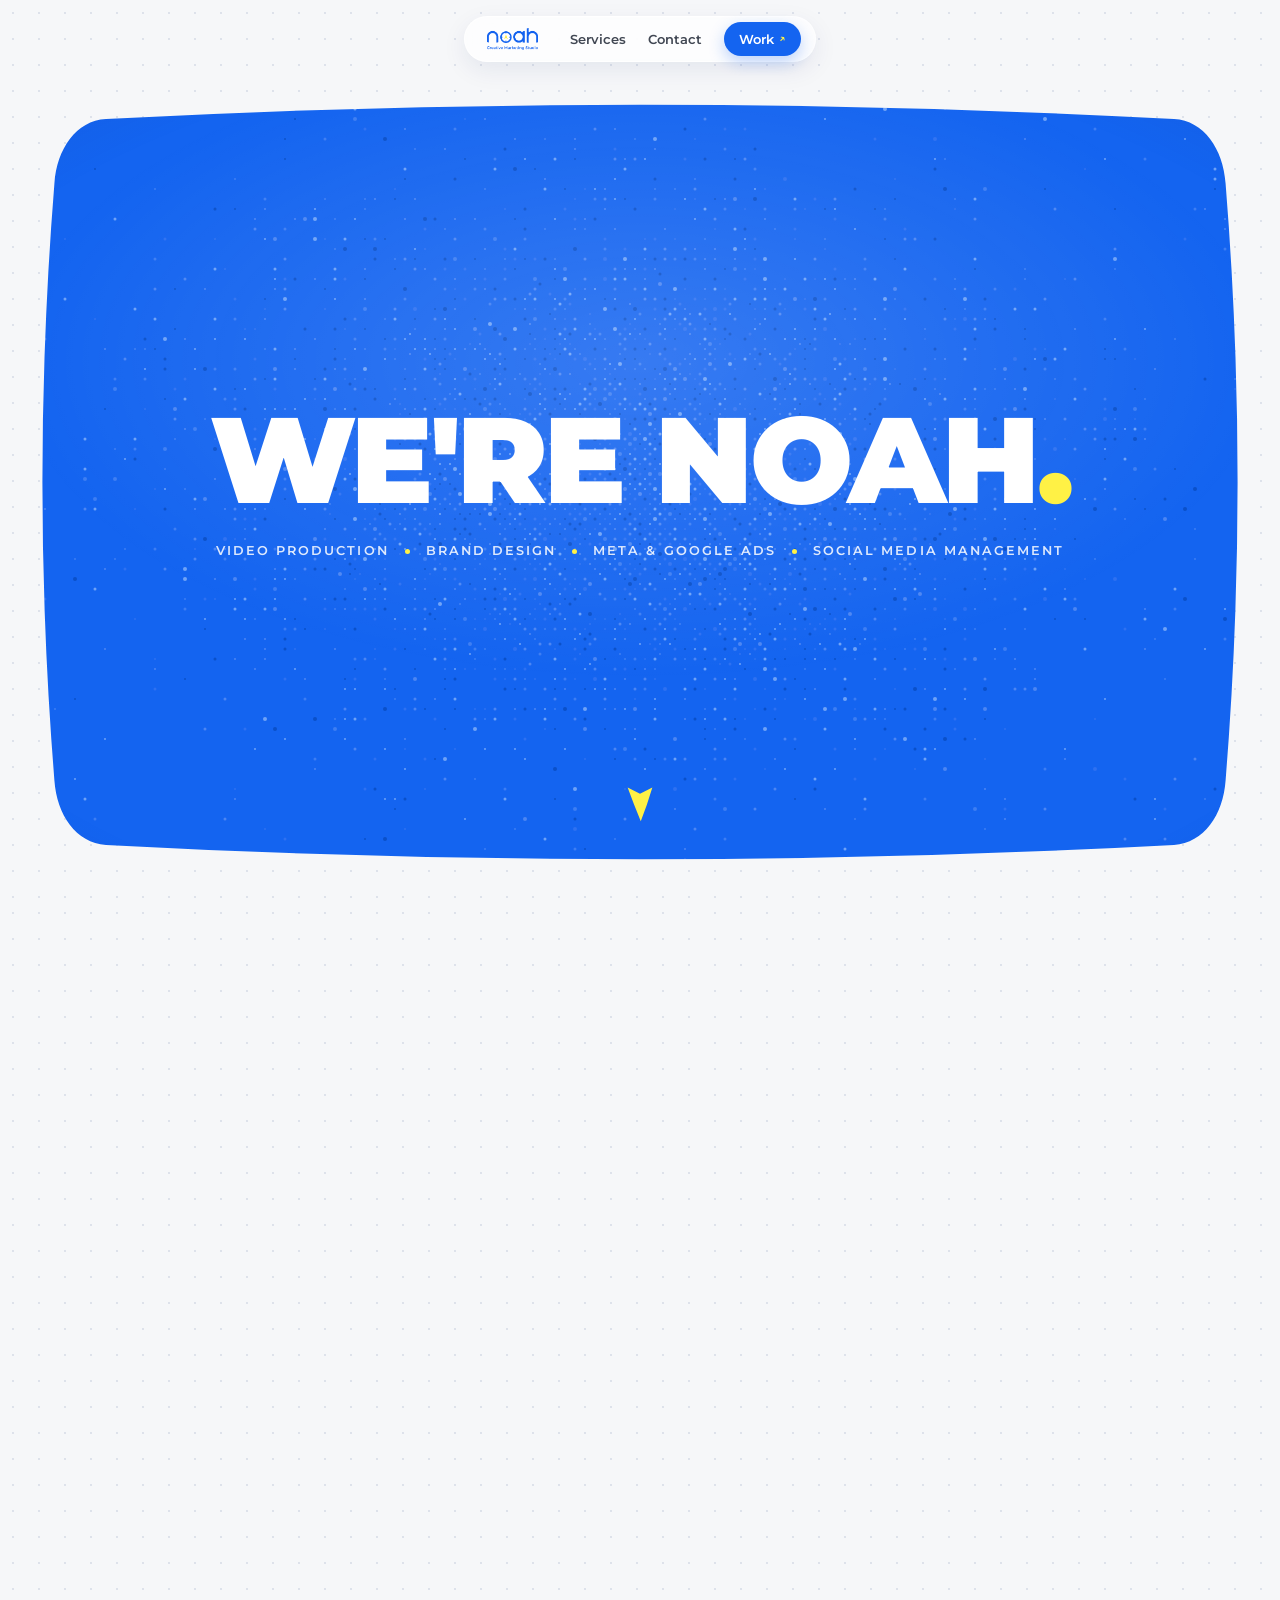
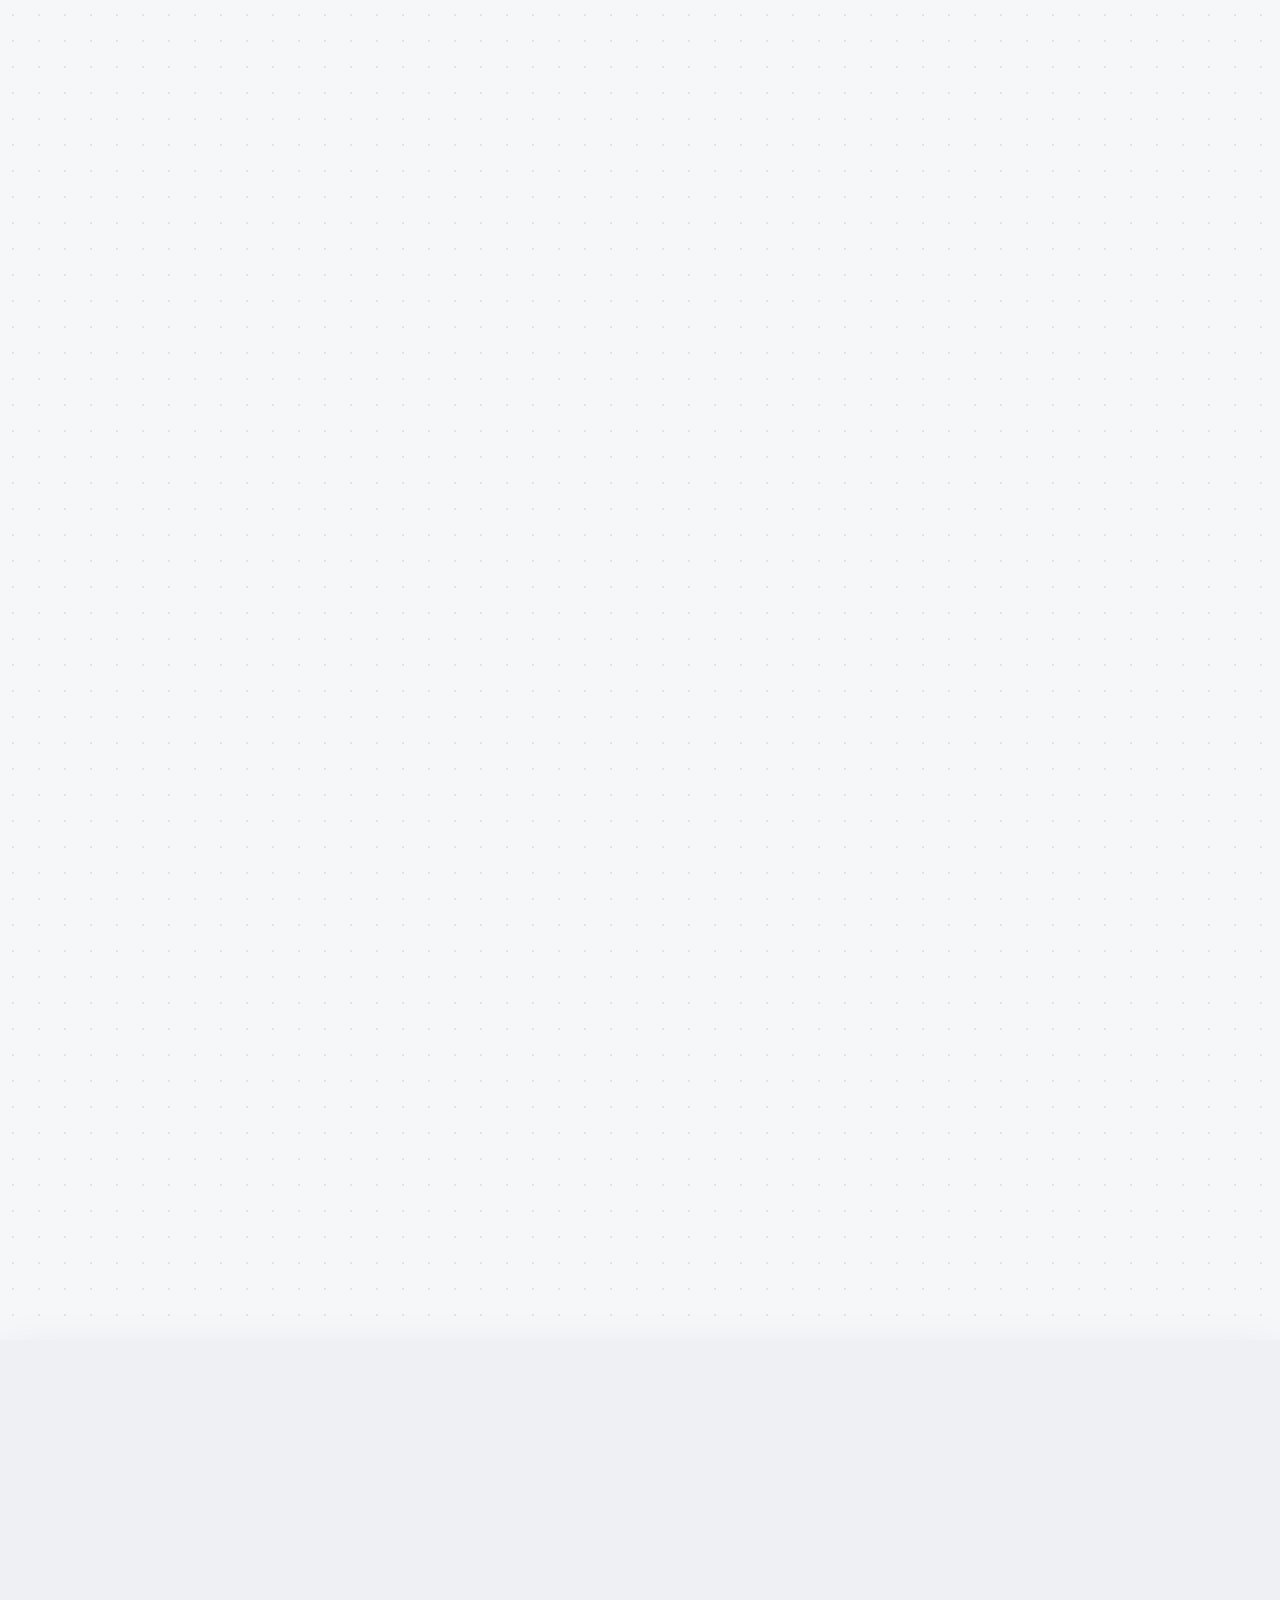
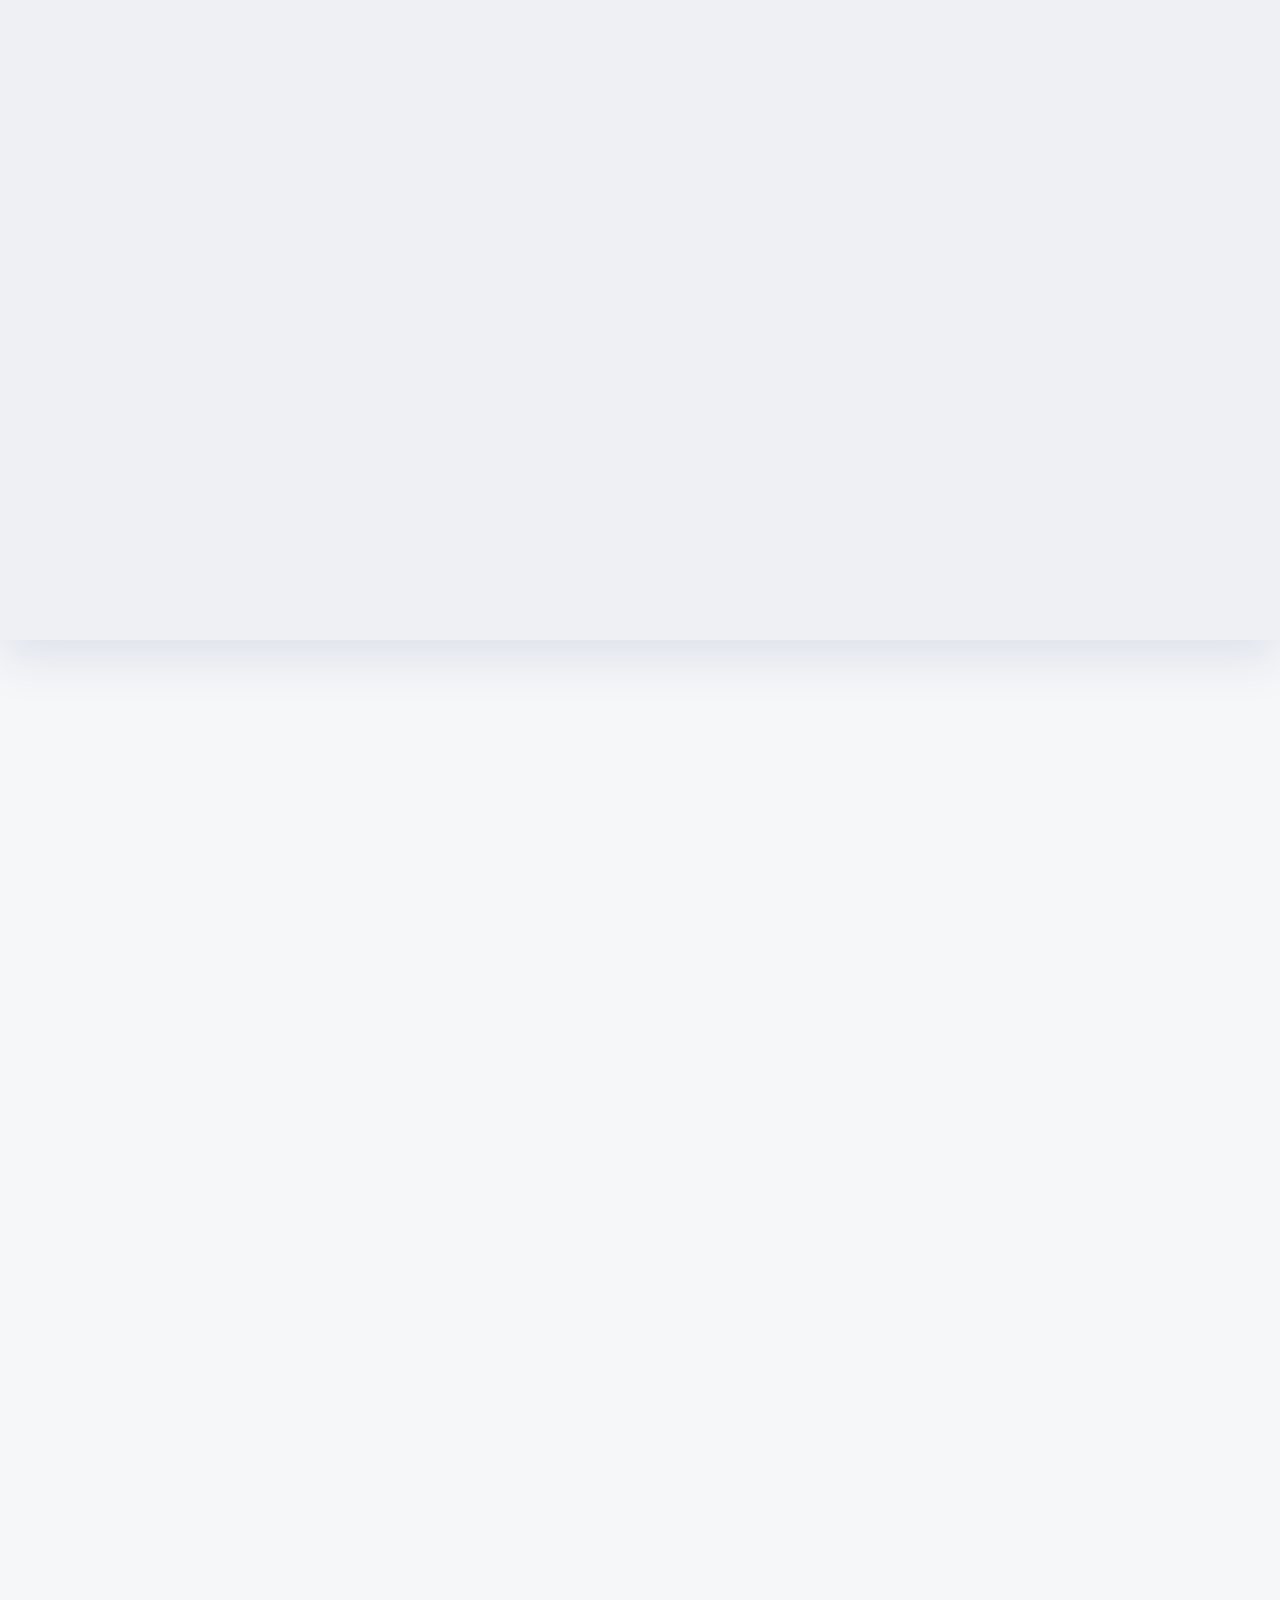
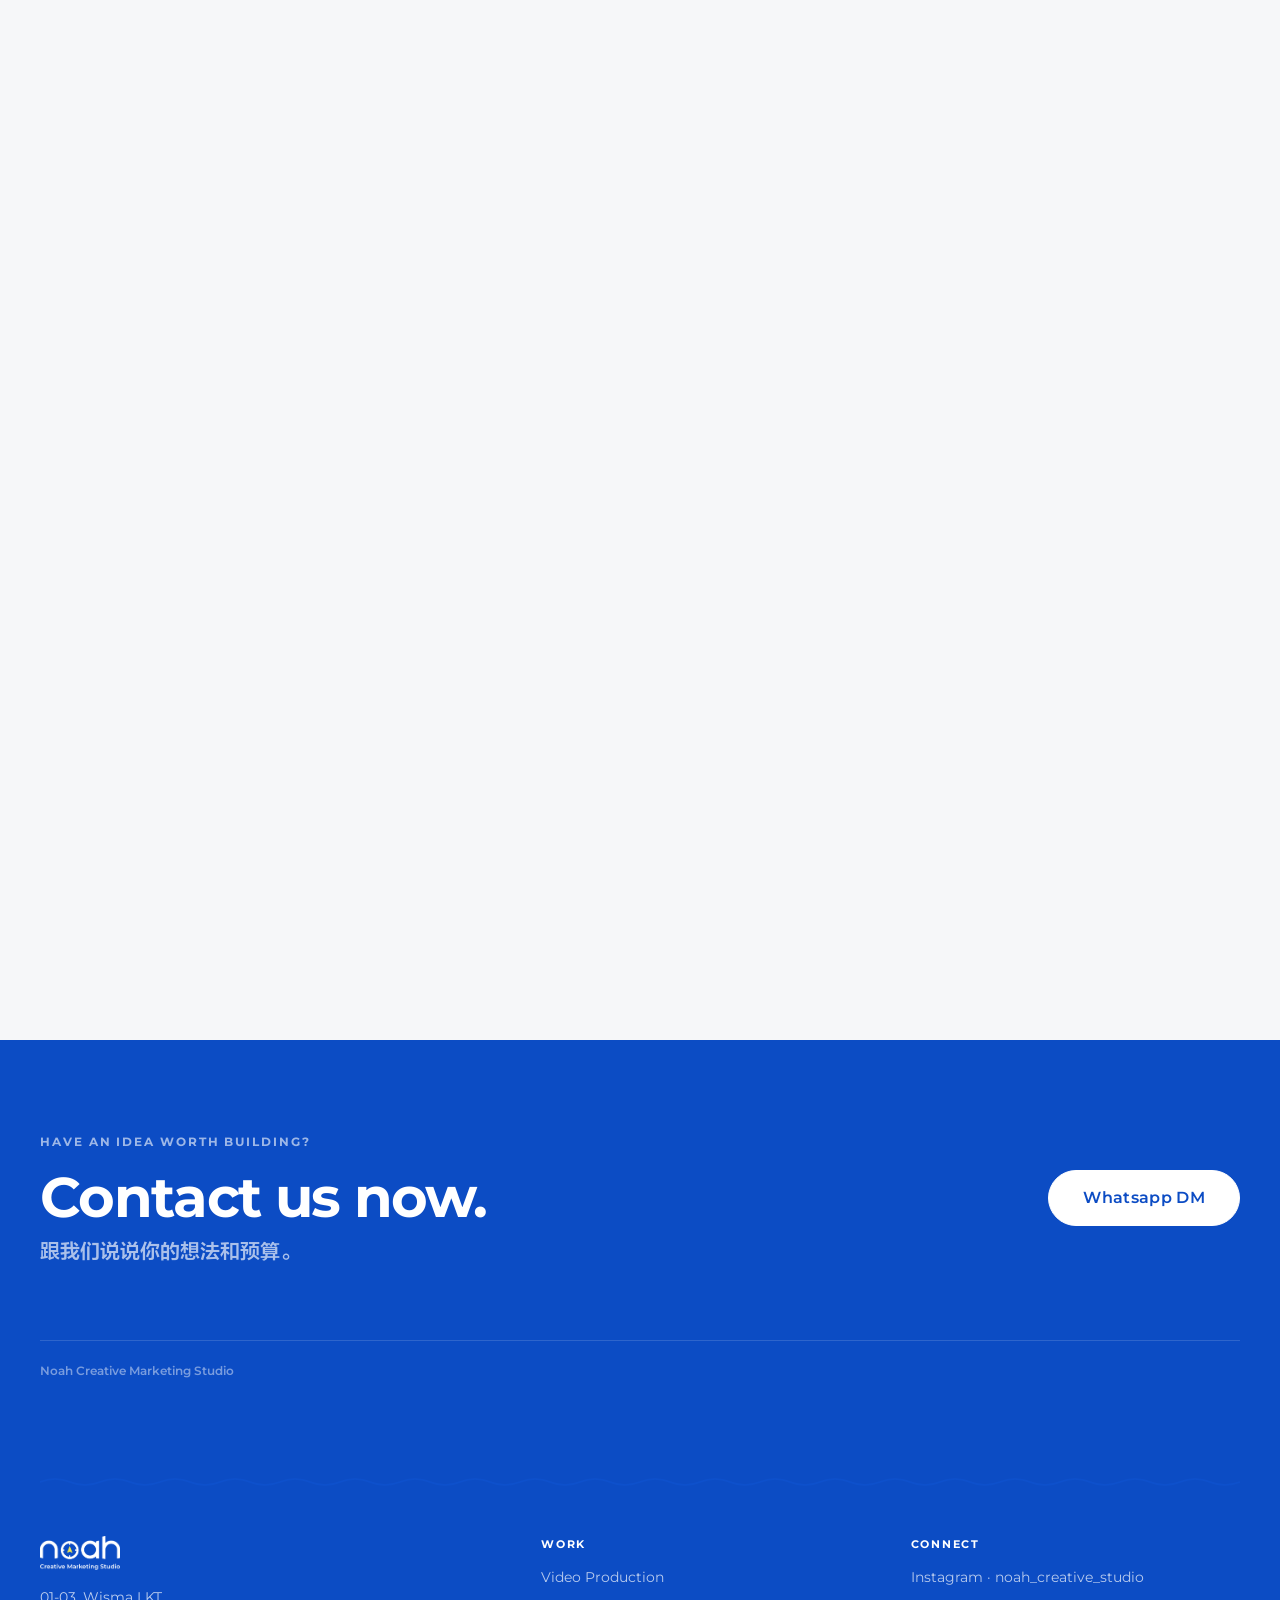
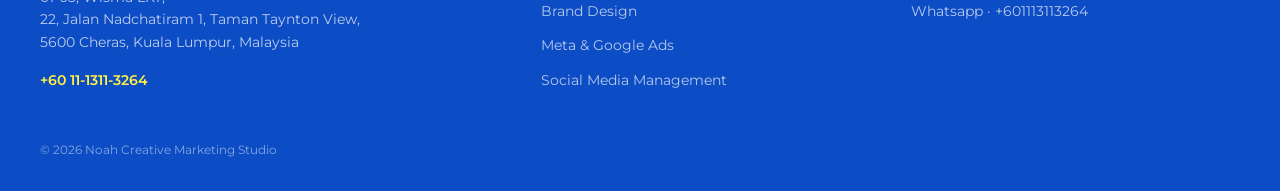
<file: index.html>
<!DOCTYPE html>
<html lang="en">
<head>
<meta charset="utf-8">
<meta name="viewport" content="width=device-width, initial-scale=1">
<title>NOAH — Creative Marketing Studio</title>
<link rel="stylesheet" href="ds/tokens/fonts.css">
<link rel="stylesheet" href="ds/tokens/colors.css">
<link rel="stylesheet" href="ds/tokens/typography.css">
<link rel="stylesheet" href="ds/tokens/spacing.css">
<link rel="stylesheet" href="ds/tokens/radius-shadow.css">
<link rel="stylesheet" href="ds/tokens/motion.css">
<link rel="stylesheet" href="ds/tokens/motifs.css">
<link rel="stylesheet" href="ds/tokens/base.css">
<link rel="stylesheet" href="ds/styles.css">
<script src="vendor/react.production.min.js"></script>
<script src="vendor/react-dom.production.min.js"></script>
<script src="vendor/lucide.min.js"></script>
<script src="ds/ds-bundle.js"></script>
<script src="image-slot.js"></script>
<style>
html{scroll-behavior:smooth}
body{margin:0;background:var(--grey-50,#F6F7F9);font-family:var(--font-latin,'Montserrat',sans-serif);overflow-x:hidden}
a{color:var(--noah-blue,#1464F0);text-decoration:none}
a:hover{color:var(--blue-600,#08296B)}
.dotbg{background-image:radial-gradient(circle,rgba(8,41,107,.10) 1px,transparent 1.4px);background-size:26px 26px}
.toolbar{position:fixed;top:16px;left:0;right:0;z-index:60;display:flex;justify-content:center;pointer-events:none}
.toolbar-in{pointer-events:auto;display:flex;align-items:center;gap:26px;height:auto;padding:11px 22px;border-radius:999px;background:var(--surface-glass,rgba(255,255,255,.72));backdrop-filter:blur(14px);-webkit-backdrop-filter:blur(14px);border:1px solid rgba(255,255,255,.7);box-shadow:0 8px 24px rgba(8,41,107,.08);transition:box-shadow .24s var(--ease-out,ease),background .24s var(--ease-out,ease)}
.toolbar.scrolled .toolbar-in{background:rgba(255,255,255,.88);box-shadow:0 12px 32px rgba(8,41,107,.12)}
.file-tab{display:flex;align-items:center;gap:7px;padding:6px 12px;border-radius:8px;background:var(--blue-50,#E7F0FE);color:var(--blue-600,#08296B);font-size:12px;font-weight:600}
.file-tab .unsaved{width:6px;height:6px;border-radius:50%;background:var(--noah-blue,#1464F0)}
.tb-nav{display:flex;gap:22px;margin-left:6px}
.tb-nav a{font-size:13px;font-weight:600;color:var(--grey-700,#414753)}
.tb-nav a:hover{color:var(--noah-blue,#1464F0)}
.tb-work{display:inline-flex;align-items:center;gap:5px;padding:7px 15px;margin:-7px -8px -7px 0;border-radius:999px;background:var(--noah-blue,#1464F0);color:#fff !important;box-shadow:0 6px 16px rgba(20,100,240,.28);transition:all .16s var(--ease-out,ease)}
.tb-work:hover{background:var(--blue-600,#08296B);transform:translateY(-1px)}
.tb-work .tb-arr{font-size:11px;color:var(--noah-yellow,#FFF145)}
.pill-avail{display:flex;align-items:center;gap:8px;font-size:12px;font-weight:600;color:var(--grey-700,#414753);padding:7px 13px;border:1px solid var(--grey-200,#E4E6EA);border-radius:999px;background:#fff;white-space:nowrap}
@keyframes pulseg{0%,100%{box-shadow:0 0 0 0 rgba(18,165,106,.35)}50%{box-shadow:0 0 0 5px rgba(18,165,106,0)}}
.dotg{width:8px;height:8px;border-radius:50%;background:var(--success,#12A56A);animation:pulseg 1.8s infinite}
.clock{font-size:12px;font-weight:600;color:var(--grey-500,#858B99);font-variant-numeric:tabular-nums;white-space:nowrap}
.frame-head{display:flex;justify-content:space-between;align-items:center;margin-bottom:10px;font-size:12px;font-weight:600;color:var(--noah-blue,#1464F0)}
.frame-head .meta{color:var(--grey-500,#858B99)}
.hero-field{position:relative;max-width:1240px;margin:0 auto;height:100%;background:var(--noah-blue,#1464F0);clip-path:url(#heroPuff)}
.hero-field>canvas{border-radius:8px}
.hero-field::after{content:"";position:absolute;inset:0;border-radius:8px;z-index:2;pointer-events:none;background:radial-gradient(ellipse 85% 68% at 50% 34%,rgba(255,255,255,.15),transparent 62%),radial-gradient(ellipse 120% 108% at 50% 52%,transparent 55%,rgba(8,41,107,.34) 100%)}
.hero-down{position:absolute;left:50%;bottom:30px;transform:translateX(-50%);width:52px;height:52px;display:grid;place-items:center;z-index:6;color:var(--noah-yellow,#FFF145);text-decoration:none;transition:color .24s var(--ease-out,cubic-bezier(.16,1,.3,1));animation:hdNudge 2.6s var(--ease-out,cubic-bezier(.16,1,.3,1)) infinite}
.hero-down:hover{color:var(--white,#fff)}
.hero-down .hd-dart{position:relative;z-index:2;display:block}
.hd-ring{position:absolute;inset:0;border-radius:50%;border:1px solid currentColor;opacity:0;transform:scale(.72);transition:opacity .42s var(--ease-out,cubic-bezier(.16,1,.3,1)),transform .42s var(--ease-out,cubic-bezier(.16,1,.3,1))}
.hero-down:hover .hd-ring.r1{opacity:.9;transform:scale(1)}
.hero-down:hover .hd-ring.r2{opacity:.4;transform:scale(1.42);transition-delay:.14s}
@keyframes hdNudge{0%,72%,100%{transform:translate(-50%,0)}84%{transform:translate(-50%,7px)}}
@media (prefers-reduced-motion:reduce){.hero-down{animation:none}}
.reel-sec{position:relative;height:calc(100vh + 2000px);background:transparent;margin-top:-100vh;z-index:5}
.reel-pin{position:sticky;top:0;height:100vh;display:flex;align-items:center}
.reel-stage{position:relative;width:min(100% - 80px,1240px);height:min(84vh,880px);margin:0 auto;will-change:transform}
.reel-frame{position:absolute;top:0;left:0;overflow:hidden;background:var(--grey-100,#F1F2F5);box-shadow:0 18px 48px rgba(8,41,107,.10);z-index:2;will-change:transform,width,height}
.reel-frame video{width:100%;height:100%;object-fit:cover;display:block}
.reel-bg{position:absolute;left:0;right:0;top:0;bottom:0;background:var(--noah-blue,#1464F0);opacity:0;pointer-events:none;z-index:0}
.gal-tile{position:absolute;top:0;left:0;overflow:hidden;border-radius:20px;box-shadow:0 18px 48px rgba(8,41,107,.14);z-index:1;opacity:0;cursor:none;will-change:transform;perspective:900px}
.gt-black{background:var(--grey-900,#14171D)}
.gt-blue{background:var(--blue-50,#E7EEFD)}
.gt-grey{background:var(--grey-50,#F7F8FA)}
.gt-ink{background:var(--blue-600,#08296B)}
.gt-in{width:100%;height:100%;box-sizing:border-box;padding:22px;display:flex;flex-direction:column;transition:transform .3s cubic-bezier(.16,1,.3,1);transform-style:preserve-3d;will-change:transform}
.gt-title{margin:0;font-size:clamp(18px,1.6vw,26px);font-weight:700;letter-spacing:-.01em;color:var(--blue-600,#08296B)}
.gt-ink .gt-title,.gt-black .gt-title{color:#fff}
.gt-desc{margin:6px 0 0;font-size:clamp(12px,1.5vh,14.5px);line-height:1.5;color:var(--grey-500,#858B99);max-width:30ch}
.gt-ink .gt-desc,.gt-black .gt-desc{color:rgba(255,255,255,.62)}
.gt-media{flex:1;min-height:0;border-radius:16px;overflow:hidden;background:var(--grey-100,#F1F2F5);box-shadow:0 16px 34px rgba(8,41,107,.18)}
.gm-a{transform:rotate(-4deg) translateZ(28px);margin:24px 20px 20px 8px}
.gm-b{transform:rotate(3deg) translateZ(28px);margin:18px 10px 14px 16px}
.gt-stack{flex:1;min-height:0;position:relative;transform-style:preserve-3d}
.gt-black .gt-stack{top:11px}
.gt-blue .gt-stack{top:-16px}
.gt-stack .gt-media{position:absolute;inset:12% 9% 14% 12%;margin:0;z-index:2}
.gt-under{position:absolute;width:64%;border-radius:12px;box-shadow:0 12px 26px rgba(8,41,107,.18);transition:transform .45s cubic-bezier(.16,1,.3,1);z-index:1}
.gt-under.tall{width:42%}
.gt-ad{position:absolute;width:51%;border-radius:12px;box-shadow:0 16px 34px rgba(0,0,0,.34);transition:transform .45s cubic-bezier(.16,1,.3,1)}
.a1{left:5%;top:8%;transform:rotate(-5deg) translateZ(14px);z-index:1}
.a2{left:25%;top:calc(24% - 11px);transform:rotate(1deg) translateZ(30px);z-index:3}
.a3{right:5%;top:2%;transform:rotate(5deg) translateZ(14px);z-index:2}
.gal-tile:hover .a1{transform:rotate(-7.5deg) translate(-10px,4px) translateZ(14px)}
.gal-tile:hover .a2{transform:rotate(1deg) translate(0,-8px) translateZ(30px)}
.gal-tile:hover .a3{transform:rotate(7.5deg) translate(10px,4px) translateZ(14px)}
.u1{top:1%;right:-3%;transform:rotate(6deg)}
.u2{bottom:2%;left:-3%;transform:rotate(-7deg)}
.gal-tile:hover .u1{transform:rotate(11deg) translate(16px,-12px)}
.gal-tile:hover .u2{transform:rotate(-12deg) translate(-16px,12px)}
.gt-logo{position:absolute;transition:transform .45s cubic-bezier(.16,1,.3,1);filter:drop-shadow(0 12px 20px rgba(8,41,107,.22))}
.l1{width:34%;left:32%;top:16%;transform:rotate(-3deg) translateZ(30px);z-index:3}
.l2{width:42%;right:0;bottom:2%;transform:rotate(3deg) translateZ(26px);z-index:2}
.d1{width:34%;left:0;top:12%;transform:rotate(-5deg);z-index:1;box-shadow:none;border-radius:0;filter:drop-shadow(0 12px 20px rgba(8,41,107,.22))}
.d2{width:24%;right:9%;bottom:-8%;transform:rotate(-6deg);z-index:2;box-shadow:none;border-radius:0}
.gal-tile:hover .l1{transform:rotate(-7deg) translate(-8px,-6px) translateZ(30px)}
.gal-tile:hover .l2{transform:rotate(5deg) translate(8px,6px) translateZ(26px)}
.gal-tile:hover .d1{transform:rotate(-8deg) translate(-12px,-4px)}
.gal-tile:hover .d2{transform:rotate(-10deg) translate(-6px,10px)}
.gm-c{transform:rotate(-2.5deg) translateZ(28px);margin:18px 14px 16px 12px}
.gt-sm{position:absolute;width:28%;top:54%;border-radius:10px;box-shadow:0 14px 28px rgba(8,41,107,.22);transition:transform .45s cubic-bezier(.16,1,.3,1)}
.s1{left:1%;transform:translate(0,-50%) rotate(-4deg);z-index:1}
.s2{left:25%;transform:translate(0,-52%) rotate(2deg);z-index:2}
.s3{left:49%;transform:translate(0,-48%) rotate(-2deg);z-index:3}
.s4{left:73%;transform:translate(0,-50%) rotate(4deg);z-index:4}
.gal-tile:hover .s1{transform:translate(-10px,-52%) rotate(-6deg)}
.gal-tile:hover .s2{transform:translate(-4px,-54%) rotate(3deg)}
.gal-tile:hover .s3{transform:translate(4px,-46%) rotate(-3deg)}
.gal-tile:hover .s4{transform:translate(10px,-48%) rotate(6deg)}
.gt-media image-slot{display:block;width:100%;height:100%}
.reel-frame video{transition:transform .45s cubic-bezier(.16,1,.3,1)}
.reel-frame.ready:hover video{transform:scale(1.04)}
.reel-frame{cursor:auto}
.reel-frame.ready{cursor:none}
.gal-cursor{position:fixed;left:0;top:0;z-index:60;pointer-events:none}
.gc-in{display:flex;align-items:center;justify-content:center;width:128px;height:128px;margin:-64px 0 0 -64px;border-radius:50%;background:#fff;box-shadow:0 10px 30px rgba(8,41,107,.25);transform:scale(0);transition:transform .3s cubic-bezier(.22,1,.36,1);text-align:center}
.gc-yellow .gc-in{background:var(--noah-yellow,#FFF145)}
.gc-yellow .gc-in b{color:var(--blue-600,#08296B)}
.gc-grey .gc-in{background:var(--grey-200,#E4E6EA)}
.gc-grey .gc-in b{color:var(--grey-900,#14171D)}
.gc-blue .gc-in{background:var(--noah-blue,#1464F0)}
.gc-blue .gc-in b{color:#fff}
.gc-black .gc-in{background:var(--grey-900,#14171D)}
.gc-black .gc-in b{color:#fff}
.gc-in b{font-size:13px;font-weight:800;letter-spacing:.1em;text-transform:uppercase;color:var(--blue-600,#08296B);line-height:1.3;max-width:100px}
.gal-cursor.on .gc-in{transform:scale(1)}
@media (max-width:900px){.reel-sec{height:auto;margin-top:0}.reel-pin{position:static;height:auto;padding:64px 20px 40px}.reel-stage{width:100%;height:auto;display:grid;grid-template-columns:1fr 1fr;gap:14px}.gal{display:contents}.gal-cursor{display:none}.reel-frame{position:static;grid-column:1/3;order:-1;width:100%;aspect-ratio:16/9;border-radius:16px;transform:none;cursor:auto}.gal-tile{position:static;opacity:1;transform:none;width:auto;pointer-events:auto;cursor:auto}.gt-ink{display:none}.gt-black{grid-column:1/3;height:480px}.gt-blue,.gt-grey{height:300px}.gt-in{padding:16px}.gt-title{font-size:16px}.gt-desc{font-size:12px}}
.hero-pin{position:relative;height:100vh;height:100svh;box-sizing:border-box;padding:104px 40px 40px;perspective:1200px}
.mf{height:calc(260vh + 600px);position:relative;z-index:4;pointer-events:none}
.mf-pin{position:sticky;top:0;height:100vh;display:flex;flex-direction:column;justify-content:flex-start;align-items:flex-start;gap:26px;padding:calc(7vh + 20px) 6vw 0;overflow:hidden;box-sizing:border-box}
.mf-line{white-space:nowrap;font-weight:700;font-size:clamp(38px,6.2vw,86px);letter-spacing:-.03em;line-height:1.1;color:var(--blue-600,#08296B);will-change:transform;display:flex;align-items:center;gap:.35em}
.mf-sm{flex-direction:column;align-items:flex-start;gap:2px;font-size:clamp(26px,3.4vw,50px);line-height:1.18}
.mf-l2{position:relative}
.mf-pill{position:absolute;left:0;top:calc(100% + 24px);width:50vw;box-sizing:border-box;justify-content:center;font-size:.85em;z-index:3;display:flex;align-items:center;gap:1em;padding:.9em 1.2em;border-radius:999px;background:var(--noah-yellow,#FFF145);color:var(--blue-600,#08296B);font-size:clamp(18px,2.2vw,32px);font-weight:700;letter-spacing:-.02em;box-shadow:0 14px 34px rgba(8,41,107,.16);white-space:nowrap;will-change:transform;transform:translateY(-115vh) rotate(3deg)}
.mf-pill .mf-arr{color:var(--noah-blue,#1464F0)}
.mf-pill.landed{animation:pillWobble .85s cubic-bezier(.34,1.56,.64,1) both}
@keyframes pillWobble{0%{transform:translateY(0) rotate(-2deg) scale(1.12,.78)}25%{transform:translateY(-14px) rotate(-.8deg) scale(.97,1.05)}48%{transform:translateY(0) rotate(-2.5deg) scale(1.03,.95)}70%{transform:translateY(-4px) rotate(-1.75deg) scale(1)}100%{transform:translateY(0) rotate(-2deg) scale(1)}}
.mf-arr{color:var(--noah-blue,#1464F0)}
.marquee-band{position:absolute;top:-29px;left:50%;width:130vw;transform:translateX(-50%) rotate(-1deg);z-index:20;padding:44px 0}
.marquee-track{display:flex;width:max-content;align-items:center;animation:noah-marquee 34s linear infinite}
.mq-pill{display:flex;align-items:center;margin-right:20px;padding:15px 34px;border-radius:999px;background:rgba(255,255,255,.86);border:1px solid rgba(255,255,255,.6);box-shadow:0 12px 30px rgba(8,41,107,.14);color:var(--blue-600,#08296B);font-size:15px;font-weight:400;letter-spacing:.05em;text-transform:uppercase;white-space:nowrap}
@media (max-width:900px){.marquee-band{top:-23px;padding:32px 0}.mq-pill{font-size:12px;padding:11px 22px}}.vframe{position:relative;height:min(78vh,720px);background:var(--blue-600,#08296B)}
.vframe video{position:absolute;inset:0;width:100%;height:100%;object-fit:cover}
.handle{position:absolute;width:10px;height:10px;background:#fff;border:1.5px solid var(--noah-blue,#1464F0);z-index:6}
.h-nw{top:-5px;left:-5px}.h-ne{top:-5px;right:-5px}.h-sw{bottom:-5px;left:-5px}.h-se{bottom:-5px;right:-5px}
.dims{position:absolute;left:50%;bottom:-13px;transform:translate(-50%,100%);background:var(--noah-blue,#1464F0);color:#fff;font-size:11px;font-weight:600;padding:3px 9px;border-radius:4px;z-index:6;white-space:nowrap}
.hero-title{font-weight:900;letter-spacing:-.03em;line-height:.94;color:#fff;font-size:clamp(56px,9.5vw,148px);margin:0;text-align:center}
.hero-sub{display:flex;flex-wrap:wrap;gap:10px 0;align-items:center;justify-content:center;color:rgba(255,255,255,.85);font-size:clamp(11px,1vw,14px);font-weight:600;letter-spacing:.16em;text-transform:uppercase}
.hero-sub .dot{width:5px;height:5px;border-radius:50%;background:var(--noah-yellow,#FFF145);margin:0 16px;flex:none}
.cur{position:absolute;z-index:7;pointer-events:none;display:flex;align-items:flex-start;gap:2px}
.cur .tag{margin-top:12px;margin-left:-2px;padding:4px 9px;border-radius:999px 999px 999px 4px;font-size:11px;font-weight:600;color:#fff;white-space:nowrap}
@keyframes drift1{0%,100%{transform:translate(0,0)}30%{transform:translate(70px,-46px)}60%{transform:translate(-28px,26px)}}
@keyframes drift2{0%,100%{transform:translate(0,0)}35%{transform:translate(-60px,-30px)}70%{transform:translate(40px,38px)}}
.cur1{top:16%;right:13%;animation:drift1 16s var(--ease-out,ease) infinite}
.cur2{bottom:20%;left:9%;animation:drift2 19s var(--ease-out,ease) infinite}
@media (prefers-reduced-motion:reduce){.cur1,.cur2{animation:none}}
.note{position:absolute;left:-14px;bottom:-30px;z-index:8;background:var(--noah-yellow,#FFF145);color:var(--blue-600,#08296B);padding:16px 18px;transform:rotate(-3deg);box-shadow:var(--shadow-md,0 10px 28px rgba(8,41,107,.10));font-size:13px;font-weight:600;line-height:1.5;max-width:230px}
.note .cn{display:block;font-family:var(--font-cn-mid,'FZLanTing ZhongCuHei',sans-serif);font-weight:400;margin-top:4px}
.reveal{opacity:0;transform:translateY(16px);transition:opacity .42s var(--ease-out,cubic-bezier(.16,1,.3,1)),transform .42s var(--ease-out,cubic-bezier(.16,1,.3,1))}
.reveal.in{opacity:1;transform:none}
@keyframes noah-marquee{from{transform:translateX(0)}to{transform:translateX(-25%)}}
.marquee-track:hover{animation-play-state:paused}
@media (prefers-reduced-motion:reduce){.marquee-track{animation:none}}
.wcard{cursor:pointer;min-width:0}
.whead{display:flex;align-items:center;justify-content:space-between;gap:12px;margin-bottom:10px}
.fname{font-size:12px;font-weight:600;color:var(--grey-500,#858B99);display:flex;align-items:center;gap:7px;transition:color .16s}
.wcard:hover .fname{color:var(--noah-blue,#1464F0)}
.wtile{position:relative;border-radius:20px}
.wtile .selbox{position:absolute;inset:0;border:1.5px solid var(--noah-blue,#1464F0);border-radius:20px;opacity:0;transition:opacity .16s;pointer-events:none;z-index:5}
.wtile .handle{opacity:0;transition:opacity .16s}
.wcard:hover .selbox,.wcard:hover .handle{opacity:1}
.editing{position:absolute;top:-12px;right:18px;z-index:6;background:var(--noah-blue,#1464F0);color:#fff;font-size:11px;font-weight:600;padding:4px 9px;border-radius:4px;opacity:0;transform:translateY(6px);transition:all .24s var(--ease-out,ease);pointer-events:none}
.wcard:hover .editing{opacity:1;transform:none}
.go{position:absolute;bottom:18px;right:18px;z-index:6;width:44px;height:44px;border-radius:50%;background:var(--noah-blue,#1464F0);color:#fff;display:flex;align-items:center;justify-content:center;opacity:0;transform:translateY(8px);transition:all .24s var(--ease-out,ease);pointer-events:none}
.wcard:hover .go{opacity:1;transform:none}
.wmeta{display:flex;align-items:baseline;justify-content:space-between;gap:16px;margin-top:14px}
.pin{position:absolute;top:16px;left:16px;z-index:7;width:34px;height:34px;border-radius:50% 50% 50% 6px;background:var(--noah-blue,#1464F0);color:#fff;font-size:12px;font-weight:700;display:flex;align-items:center;justify-content:center;box-shadow:var(--shadow-sm,0 4px 14px rgba(8,41,107,.08))}
.pin-tip{position:absolute;top:44px;left:0;width:250px;background:#fff;border-radius:12px;box-shadow:var(--shadow-lg,0 20px 48px rgba(8,41,107,.10));padding:14px;opacity:0;transform:translateY(6px);transition:all .24s var(--ease-out,ease);pointer-events:none;z-index:8}
.pin:hover .pin-tip{opacity:1;transform:none}
.srow{display:grid;grid-template-columns:56px minmax(0,1fr) auto;align-items:center;gap:24px;padding:26px 20px;border-top:1px solid var(--grey-200,#E4E6EA);transition:background .16s;border-radius:12px}
.srow:hover{background:var(--blue-50,#E7F0FE)}
.srow .num{font-size:13px;font-weight:700;color:var(--grey-400,#AFB4BF)}
.srow:hover .num{color:var(--noah-blue,#1464F0)}
.srow .chips{display:flex;gap:8px;flex-wrap:wrap;justify-content:flex-end}
.srow .arr{width:40px;height:40px;border-radius:50%;border:1px solid var(--grey-200,#E4E6EA);color:var(--noah-blue,#1464F0);display:flex;align-items:center;justify-content:center;transition:all .16s;background:#fff}
.srow:hover .arr{background:var(--noah-blue,#1464F0);color:#fff;border-color:var(--noah-blue,#1464F0)}
.reel-cap{display:none}
.gal-tile,.reel-frame.ready{cursor:pointer}
@media (max-width:900px){.work-grid{grid-template-columns:1fr !important}.work-col-b{margin-top:0 !important}.note,.cur{display:none}.srow .chips{display:none}
.tb-nav{gap:14px}.toolbar{top:10px}.toolbar-in{gap:14px;padding:9px 14px}.tb-nav a{font-size:12.5px}.tb-work{padding:7px 12px;margin-right:-6px}
.hero-pin{padding:84px 14px 22px;height:auto;min-height:0;perspective:none}.hero-field{height:min(78svh,640px);border-radius:28px;clip-path:none;transform:none !important;filter:none !important;opacity:1 !important}.hero-title{font-size:clamp(50px,15vw,72px)}.hero-sub{font-size:11px;letter-spacing:.14em;padding:0 12px}.hero-sub .dot{margin:0 10px}.hero-down{bottom:22px}
.mf{height:auto;pointer-events:auto}.mf-pin{position:static;height:auto;padding:64px 22px 56px;overflow:visible;gap:14px;align-items:flex-start}.mf-line{white-space:normal;flex-wrap:wrap;transform:none !important;font-size:clamp(30px,8.4vw,40px);line-height:1.08}.mf-sm{font-size:clamp(21px,5.8vw,28px);gap:0}.mf-l2{display:block}.mf-pill{position:static;width:auto;display:inline-flex;margin-top:22px;padding:.7em 1em;gap:.6em;font-size:clamp(14px,4vw,17px);transform:rotate(-2deg) !important;animation:none}
.reel-pin{padding:8px 14px 28px}.reel-stage{gap:12px}.reel-frame{position:relative;border-radius:18px;aspect-ratio:4/5;cursor:pointer}.reel-cap{display:block;position:absolute;left:0;right:0;bottom:0;padding:48px 18px 18px;background:linear-gradient(transparent,rgba(8,41,107,.82));z-index:2;pointer-events:none}.reel-cap .gt-title,.reel-cap .gt-desc{color:#fff}.reel-cap .gt-desc{color:rgba(255,255,255,.78);margin-top:4px}
.gt-black{height:400px}.gt-blue,.gt-grey{height:280px}.gt-in{padding:16px}.gt-title{font-size:17px}.gt-desc{font-size:12px;max-width:none}.gt-stack .gt-media{inset:8%}
.cta-sec{padding:64px 22px 24px !important}.cta-sec h2{font-size:clamp(32px,9vw,40px) !important}.cta-sec p{font-size:16px !important}
footer{padding:48px 22px 24px !important}footer>div[style*="grid"]{grid-template-columns:1fr 1fr !important;gap:28px 20px !important}footer>div[style*="grid"]>div:first-child{grid-column:1/-1}}
@media (max-width:560px){.gt-blue,.gt-grey{height:250px}.gt-title{font-size:16px}}
</style>
</head>
<body>
<svg width="0" height="0" style="position:absolute" aria-hidden="true"><defs><clipPath id="heroPuff" clipPathUnits="objectBoundingBox"><path d="M 0.055 0.02 Q 0.5 -0.018 0.945 0.02 C 0.97 0.022 0.986 0.06 0.988 0.105 Q 1.008 0.5 0.988 0.895 C 0.986 0.94 0.97 0.978 0.945 0.98 Q 0.5 1.018 0.055 0.98 C 0.03 0.978 0.014 0.94 0.012 0.895 Q -0.008 0.5 0.012 0.105 C 0.014 0.06 0.03 0.022 0.055 0.02 Z"></path></clipPath></defs></svg>
<div id="root"></div>
<script src="app.js"></script>
</body>
</html>
</file>
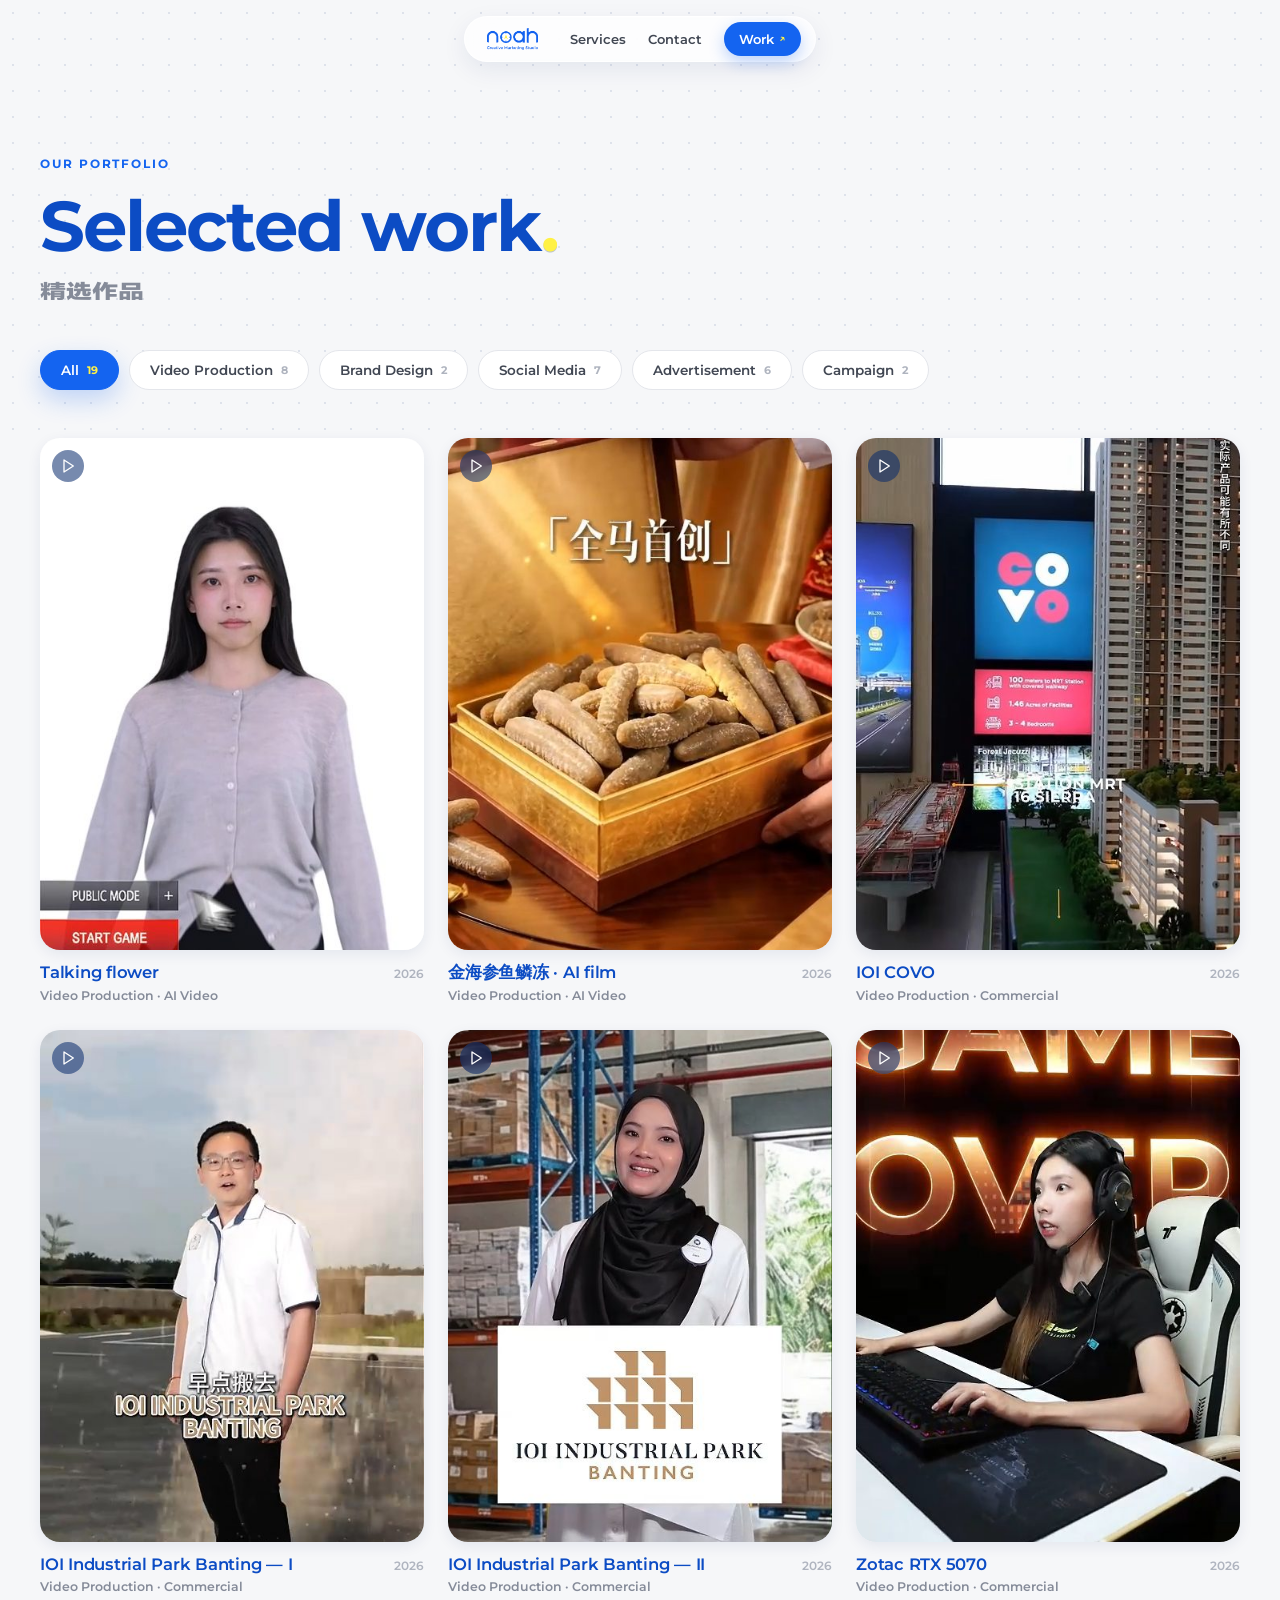
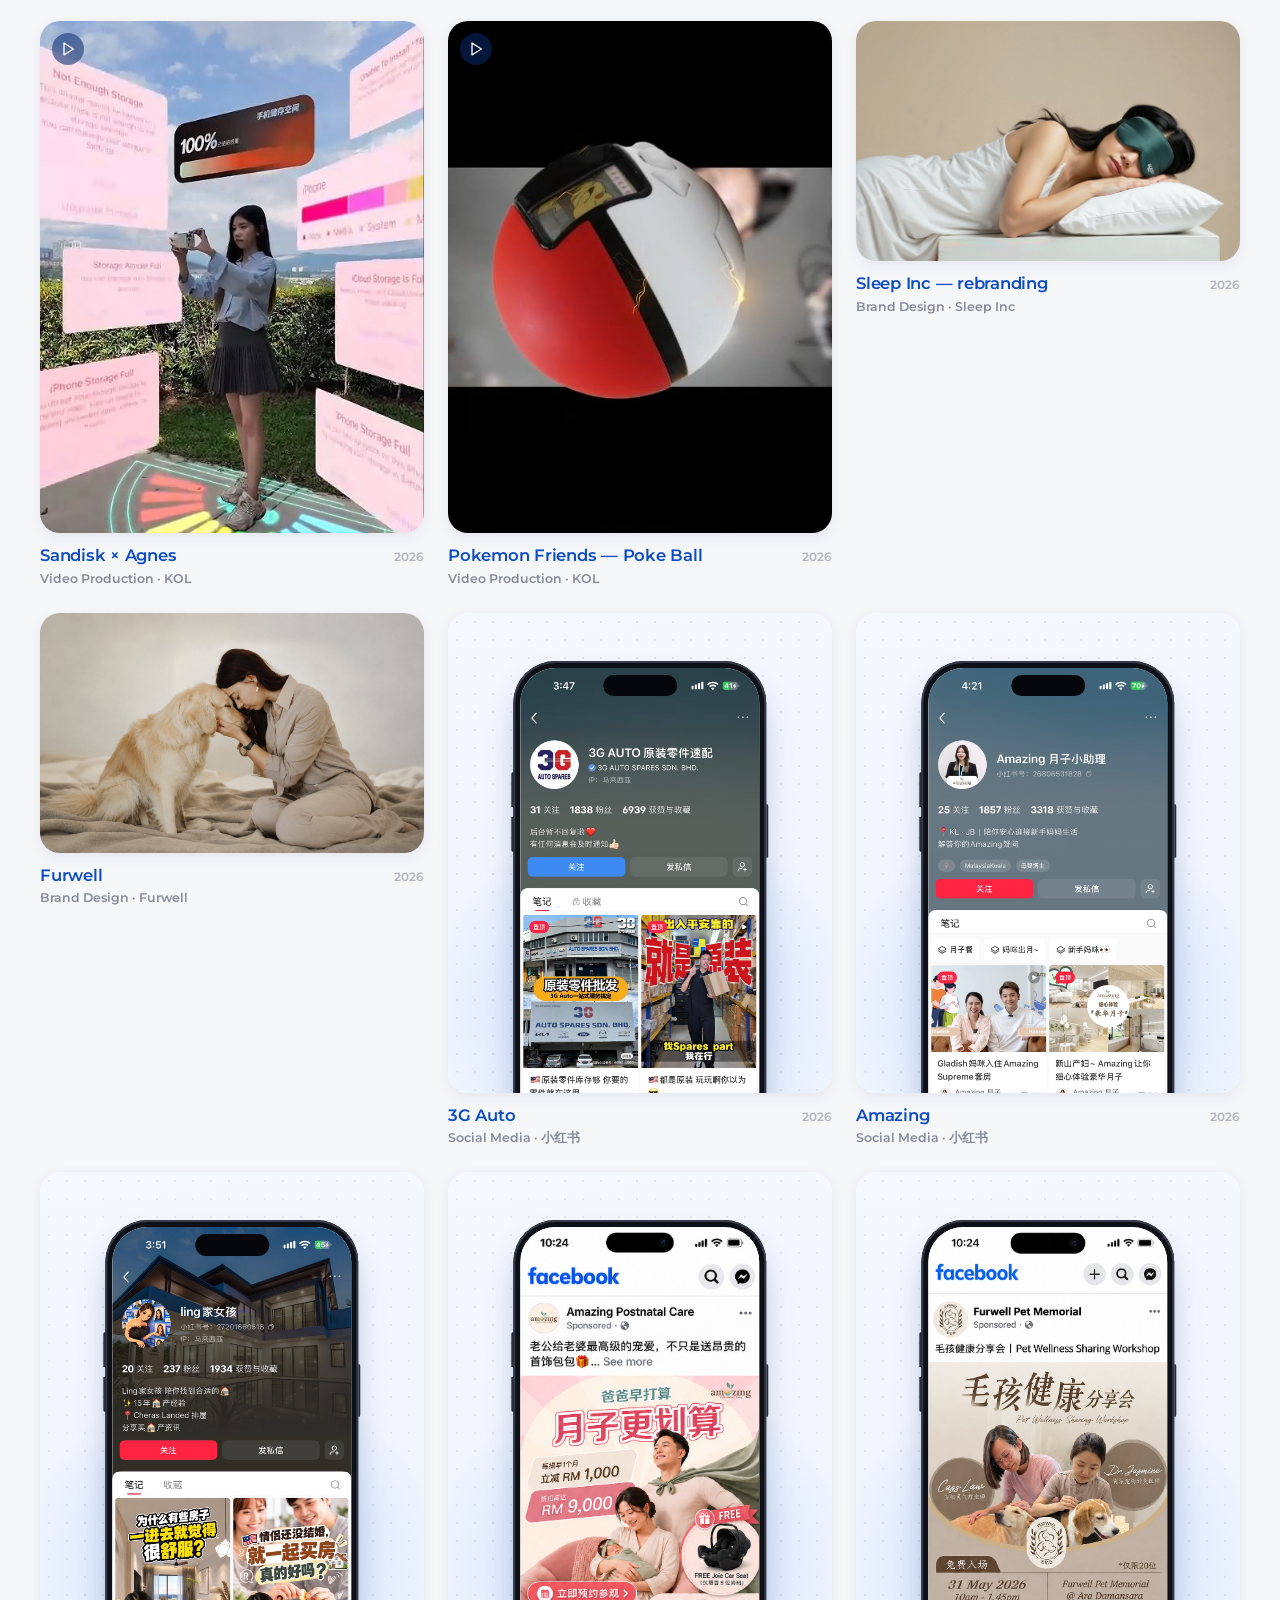
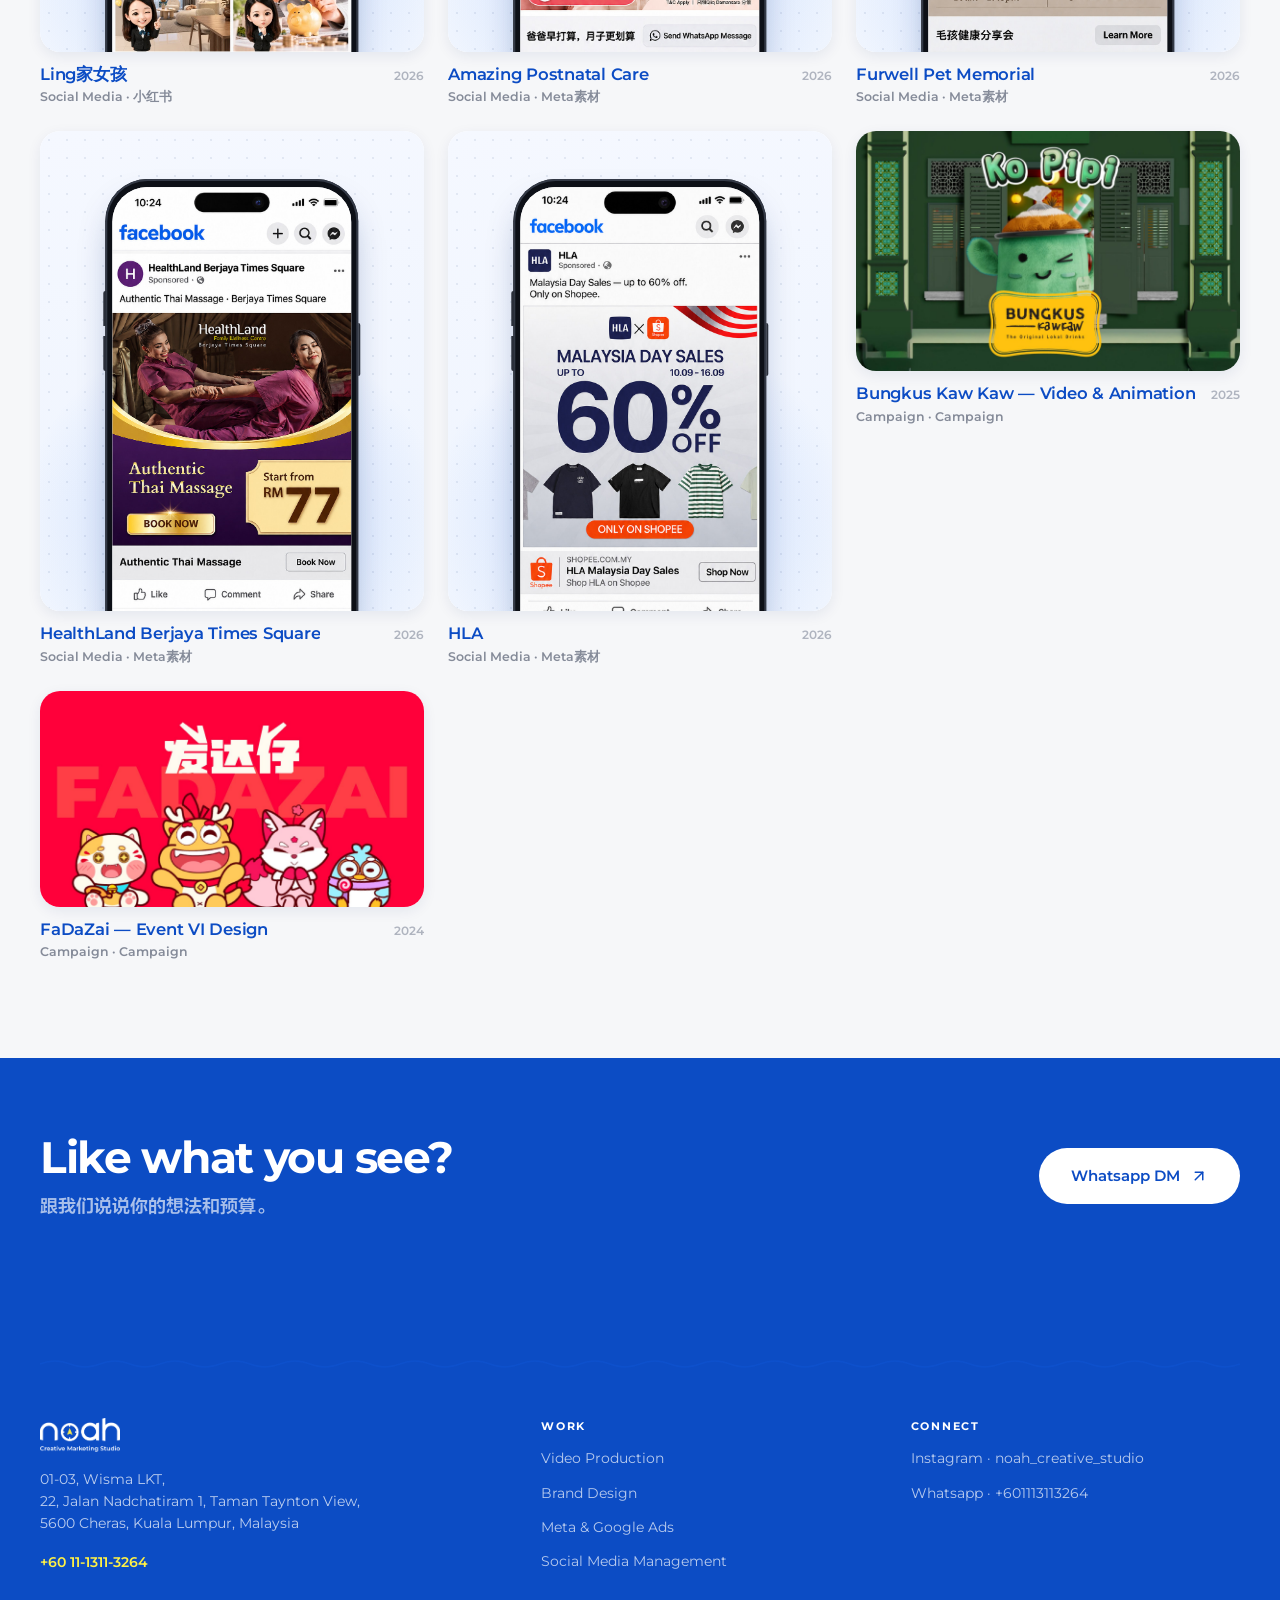
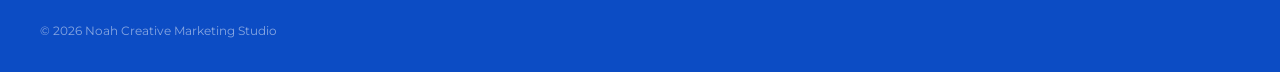
<file: work.html>
<!DOCTYPE html>
<html lang="en">
<head>
<meta charset="utf-8">
<meta name="viewport" content="width=device-width, initial-scale=1">
<title>Work — NOAH Creative Marketing Studio</title>
<link rel="stylesheet" href="ds/tokens/fonts.css">
<link rel="stylesheet" href="ds/tokens/colors.css">
<link rel="stylesheet" href="ds/tokens/typography.css">
<link rel="stylesheet" href="ds/tokens/spacing.css">
<link rel="stylesheet" href="ds/tokens/radius-shadow.css">
<link rel="stylesheet" href="ds/tokens/motion.css">
<link rel="stylesheet" href="ds/tokens/motifs.css">
<link rel="stylesheet" href="ds/tokens/base.css">
<link rel="stylesheet" href="ds/styles.css">
<script src="vendor/react.production.min.js"></script>
<script src="vendor/react-dom.production.min.js"></script>
<script src="vendor/lucide.min.js"></script>
<script src="ds/ds-bundle.js"></script>
<script src="image-slot.js"></script>
<style>
body{margin:0;background:var(--grey-50,#F6F7F9);font-family:var(--font-latin,'Montserrat',sans-serif);overflow-x:hidden}
a{color:var(--noah-blue,#1464F0);text-decoration:none}
a:hover{color:var(--blue-600,#08296B)}
.dotbg{background-image:radial-gradient(circle,rgba(8,41,107,.10) 1px,transparent 1.4px);background-size:26px 26px}
.toolbar{position:fixed;top:16px;left:0;right:0;z-index:60;display:flex;justify-content:center;pointer-events:none}
.toolbar-in{pointer-events:auto;display:flex;align-items:center;gap:26px;padding:11px 22px;border-radius:999px;background:var(--surface-glass,rgba(255,255,255,.72));backdrop-filter:blur(14px);-webkit-backdrop-filter:blur(14px);border:1px solid rgba(255,255,255,.7);box-shadow:0 8px 24px rgba(8,41,107,.08);transition:box-shadow .24s var(--ease-out,ease),background .24s var(--ease-out,ease)}
.toolbar.scrolled .toolbar-in{background:rgba(255,255,255,.88);box-shadow:0 12px 32px rgba(8,41,107,.12)}
.tb-nav{display:flex;gap:22px;margin-left:6px}
.tb-nav a{font-size:13px;font-weight:600;color:var(--grey-700,#414753)}
.tb-nav a:hover{color:var(--noah-blue,#1464F0)}
.tb-work{display:inline-flex;align-items:center;gap:5px;padding:7px 15px;margin:-7px -8px -7px 0;border-radius:999px;background:var(--noah-blue,#1464F0);color:#fff !important;box-shadow:0 6px 16px rgba(20,100,240,.28);transition:all .16s var(--ease-out,ease)}
.tb-work:hover{background:var(--blue-600,#08296B);transform:translateY(-1px)}
.tb-work .tb-arr{font-size:11px;color:var(--noah-yellow,#FFF145)}
.wk-cats{display:flex;flex-wrap:wrap;gap:10px;margin-top:36px}
.wk-pill{display:inline-flex;align-items:center;gap:8px;padding:11px 20px;border-radius:999px;border:1px solid var(--grey-200,#E4E6EA);background:#fff;color:var(--grey-700,#414753);font-family:inherit;font-size:13.5px;font-weight:600;cursor:pointer;transition:all .16s var(--ease-out,ease)}
.wk-pill i{font-style:normal;font-size:11px;font-weight:700;color:var(--grey-400,#AFB4BF)}
.wk-pill:hover{border-color:var(--noah-blue,#1464F0);color:var(--noah-blue,#1464F0)}
.wk-pill.on{background:var(--noah-blue,#1464F0);border-color:var(--noah-blue,#1464F0);color:#fff;box-shadow:0 10px 24px rgba(20,100,240,.24)}
.wk-pill.on i{color:var(--noah-yellow,#FFF145)}
.wk-pill:active{transform:scale(.97)}
.wk-subs{display:flex;flex-wrap:wrap;align-items:center;gap:6px;margin-top:16px;animation:subIn .42s var(--ease-out,cubic-bezier(.16,1,.3,1)) both}
@keyframes subIn{from{opacity:0;transform:translateY(8px)}to{opacity:1;transform:none}}
.wk-subhint{display:inline-flex;color:var(--grey-400,#AFB4BF);margin-right:4px}
.wk-sub{padding:8px 15px;border-radius:999px;border:1px solid transparent;background:transparent;color:var(--grey-500,#858B99);font-family:inherit;font-size:13px;font-weight:600;cursor:pointer;transition:all .16s var(--ease-out,ease)}
.wk-sub:hover{color:var(--noah-blue,#1464F0);background:var(--blue-50,#E7F0FE)}
.wk-sub.on{background:var(--blue-50,#E7F0FE);color:var(--noah-blue,#1464F0);border-color:rgba(20,100,240,.28)}
.wk-grid{display:grid;grid-template-columns:repeat(3,minmax(0,1fr));gap:24px 24px;align-items:start}
.wk-grid-2{grid-template-columns:repeat(2,minmax(0,1fr));gap:32px}
.wk-card{break-inside:avoid;cursor:pointer;animation:cardIn .42s var(--ease-out,cubic-bezier(.16,1,.3,1)) both}
@keyframes cardIn{from{opacity:0;transform:translateY(16px)}to{opacity:1;transform:none}}
.wk-media{position:relative;border-radius:20px;overflow:hidden;background:#fff;box-shadow:0 4px 14px rgba(8,41,107,.08);transition:transform .24s var(--ease-out,ease),box-shadow .24s var(--ease-out,ease)}
.wk-card:hover .wk-media{transform:translateY(-4px);box-shadow:0 20px 48px rgba(8,41,107,.14)}
.wk-media img,.wk-media video{transition:transform .45s cubic-bezier(.16,1,.3,1)}
.wk-card:hover .wk-media img,.wk-card:hover .wk-media video{transform:scale(1.03)}
.wk-media image-slot{position:absolute;inset:0}
.ph-stage{position:absolute;inset:0;overflow:hidden;background:radial-gradient(circle,rgba(8,41,107,.08) 1px,transparent 1.4px) 0 0/18px 18px,radial-gradient(75% 55% at 50% 80%,rgba(20,100,240,.20),transparent 72%),linear-gradient(172deg,#F5F8FF 0%,var(--blue-50,#E7F0FE) 100%)}
.ph{position:absolute;left:50%;top:10%;width:66%;padding:1.9%;box-sizing:border-box;border-radius:16.67%/7.93%;background:#0D1017;box-shadow:inset 0 0 0 2px #343A47,0 18px 36px -12px rgba(8,41,107,.42);transform:translateX(-50%);transition:transform .45s cubic-bezier(.16,1,.3,1)}
.ph::before,.ph::after{content:"";position:absolute;width:1.1%;background:#2A2F3A}
.ph::before{left:-.8%;top:21%;height:15%;border-radius:2px 0 0 2px;background:linear-gradient(#2A2F3A 0 44%,transparent 44% 56%,#2A2F3A 56%)}
.ph::after{right:-.8%;top:27%;height:10%;border-radius:0 2px 2px 0}
.ph-screen{position:relative;width:100%;aspect-ratio:1179/2556;border-radius:14.63%/6.75%;overflow:hidden;background:#fff;transform:translateZ(0)}
.ph-screen img{display:block;width:100%;height:100%;object-fit:cover;object-position:top}
.ph-island{position:absolute;left:50%;top:1.3%;width:31%;aspect-ratio:126/37;border-radius:999px;background:#05070B;transform:translateX(-50%);z-index:2;pointer-events:none}
.wk-card:hover .wk-media .ph-screen img{transform:none}
.wk-card:hover .ph{transform:translate(-50%,-2.2%)}
.wk-go{position:absolute;bottom:14px;right:14px;z-index:5;width:40px;height:40px;border-radius:50%;background:var(--noah-blue,#1464F0);color:#fff;display:flex;align-items:center;justify-content:center;opacity:0;transform:translateY(8px);transition:all .24s var(--ease-out,ease);pointer-events:none}
.wk-card:hover .wk-go{opacity:1;transform:none}
.wk-play{position:absolute;top:12px;left:12px;z-index:4;width:32px;height:32px;border-radius:50%;display:flex;align-items:center;justify-content:center;background:rgba(8,41,107,.55);backdrop-filter:blur(6px);-webkit-backdrop-filter:blur(6px);color:#fff;transition:opacity .2s var(--ease-out,ease)}
.wk-card:hover .wk-play{opacity:0}
.wk-card.has-deck .wk-go{background:var(--noah-yellow,#FFF145);color:var(--blue-600,#08296B)}
.dk-scrim{position:fixed;inset:0;z-index:200;background:rgba(0,0,0,.66);backdrop-filter:blur(6px);-webkit-backdrop-filter:blur(6px);animation:dkIn .24s var(--ease-out,ease) both}
@keyframes dkIn{from{opacity:0}to{opacity:1}}
.dk-scroll{position:absolute;inset:0;overflow-y:auto;overflow-x:hidden;-webkit-overflow-scrolling:touch;padding:0 0 0}
.dk-head{max-width:1100px;margin:0 auto;padding:84px 24px 24px;text-align:center;color:#fff}
.dk-head h2{margin:0;font-size:clamp(26px,3.4vw,40px);font-weight:700;letter-spacing:-.03em;color:#fff}
.dk-head p{margin:8px 0 0;font-size:14px;font-weight:600;color:rgba(255,255,255,.72)}
.dk-pages{max-width:1100px;margin:0 auto;display:flex;flex-direction:column;gap:0;border-radius:20px;overflow:hidden;background:#fff;box-shadow:0 30px 80px rgba(0,0,0,.45);animation:dkRise .42s var(--ease-out,cubic-bezier(.16,1,.3,1)) both}
@keyframes dkRise{from{opacity:0;transform:translateY(16px)}to{opacity:1;transform:none}}
.dk-pages img{display:block;width:100%;height:auto;margin:0;vertical-align:top}
.dk-foot{max-width:1100px;margin:0 auto;padding:28px 24px 96px;display:flex;align-items:center;justify-content:space-between;gap:16px;flex-wrap:wrap}
.dk-foot span{font-size:13px;font-weight:600;color:rgba(255,255,255,.6)}
.dk-foot a{display:inline-flex;align-items:center;gap:8px;padding:12px 24px;border-radius:999px;background:var(--noah-blue,#1464F0);color:#fff !important;font-size:14px;font-weight:600}
.dk-foot a:hover{background:var(--blue-600,#08296B)}
.dk-x{position:fixed;top:22px;right:26px;z-index:210;width:44px;height:44px;border-radius:50%;border:1px solid rgba(255,255,255,.28);background:rgba(255,255,255,.14);color:#fff;display:flex;align-items:center;justify-content:center;cursor:pointer;transition:all .16s var(--ease-out,ease)}
.dk-x:hover{background:#fff;color:var(--blue-600,#08296B)}
.pl-wrap{position:absolute;inset:0;display:flex;flex-direction:column;align-items:center;justify-content:center;gap:20px;padding:80px 24px 40px;box-sizing:border-box}
.pl-frame{width:min(1100px,100%);max-height:100%;border-radius:18px;overflow:hidden;background:#000;box-shadow:0 30px 80px rgba(0,0,0,.5);animation:dkRise .42s var(--ease-out,cubic-bezier(.16,1,.3,1)) both}
.pl-frame.tall{width:auto;height:min(74vh,900px)}
.pl-frame iframe,.pl-frame video{display:block;width:100%;height:100%;border:0;background:#000}
.pl-meta{text-align:center;flex:none}
.pl-meta h2{margin:0;font-size:clamp(20px,2.4vw,28px);font-weight:700;letter-spacing:-.02em;color:#fff}
.pl-meta p{margin:6px 0 0;font-size:13px;font-weight:600;color:rgba(255,255,255,.62)}
@media (max-width:700px){.dk-head{padding-top:72px}.dk-pages{border-radius:12px}}
.wk-meta{display:flex;align-items:baseline;justify-content:space-between;gap:14px;margin-top:12px}
.wk-meta h3{margin:0;font-size:16.5px;font-weight:600;color:var(--blue-600,#08296B);overflow:hidden;text-overflow:ellipsis;white-space:nowrap}
.wk-meta p{margin:3px 0 0;font-size:12.5px;font-weight:600;color:var(--grey-500,#858B99)}
.wk-yr{font-size:12px;font-weight:600;color:var(--grey-400,#AFB4BF);flex:none}
.cl-head{margin:24px 0 32px;font-size:clamp(24px,3vw,34px);font-weight:700;letter-spacing:-.03em;color:var(--blue-600,#08296B)}
.cl-head span{display:block;margin-top:8px;font-family:var(--font-cn-mid,sans-serif);font-size:15px;font-weight:500;color:var(--grey-500,#858B99);letter-spacing:0}
.cl-grid{display:grid;grid-template-columns:repeat(3,minmax(0,1fr));gap:20px}
.cl-cell{background:#fff;border-radius:20px;overflow:hidden;box-shadow:0 4px 14px rgba(8,41,107,.07);aspect-ratio:1/1;display:grid;place-items:center;transition:transform .24s var(--ease-out,ease),box-shadow .24s var(--ease-out,ease)}
.cl-cell:hover{transform:translateY(-4px);box-shadow:0 20px 44px rgba(8,41,107,.13)}
.cl-cell img{width:100%;height:100%;object-fit:cover;display:block}
@media (max-width:560px){.cl-grid{grid-template-columns:repeat(2,minmax(0,1fr));gap:14px}}
.wk-cta{display:inline-flex;align-items:center;gap:10px;padding:16px 32px;border-radius:999px;background:#fff;color:var(--blue-600,#08296B);font-size:15px;font-weight:600;transition:all .16s var(--ease-out,ease)}
.wk-cta:hover{background:var(--noah-yellow,#FFF145);color:var(--blue-600,#08296B);transform:translateY(-2px)}
@media (max-width:760px){.wk-grid{grid-template-columns:repeat(2,minmax(0,1fr))}}
@media (max-width:560px){.wk-grid,.wk-grid-2{grid-template-columns:repeat(2,minmax(0,1fr));gap:18px 14px}.wk-meta h3{font-size:14px}.wk-meta p{font-size:11.5px}.wk-yr{display:none}
.toolbar{top:10px}.toolbar-in{gap:14px;padding:9px 14px}.tb-nav{gap:14px}.tb-nav a{font-size:12.5px}.tb-work{padding:7px 12px;margin-right:-6px}
.wk-hero{padding:112px 20px 28px !important}.wk-hero h1{font-size:clamp(40px,12vw,52px) !important}.wk-hero p{font-size:20px !important}
.wk-cats,.wk-subs{flex-wrap:nowrap;overflow-x:auto;overflow-y:hidden;margin-left:-20px;margin-right:-20px;padding:6px 20px 10px;scroll-padding-left:20px;-webkit-overflow-scrolling:touch;scrollbar-width:none;-webkit-mask-image:linear-gradient(90deg,transparent,#000 14px,#000 calc(100% - 28px),transparent);mask-image:linear-gradient(90deg,transparent,#000 14px,#000 calc(100% - 28px),transparent)}
.wk-cats::-webkit-scrollbar,.wk-subs::-webkit-scrollbar{display:none}
.wk-cats{gap:8px;margin-top:22px}.wk-pill{flex:none;white-space:nowrap;padding:9px 14px;font-size:12.5px;gap:6px}.wk-pill.on{box-shadow:0 6px 14px rgba(20,100,240,.22)}
.wk-subs{gap:4px;margin-top:2px;padding-top:0}.wk-sub{flex:none;white-space:nowrap;padding:7px 12px;font-size:12px}.wk-subhint{flex:none}
.wk-body{padding:4px 20px 64px !important}.wk-media{border-radius:14px}.wk-go{display:none}
.cl-head{font-size:24px}.cl-head span{font-size:13px}
.wk-cta-sec{padding:56px 22px !important}.wk-cta-sec h2{font-size:30px !important}.wk-cta-sec p{font-size:16px !important}.wk-cta{padding:14px 24px;font-size:14px}
.dk-head{padding:64px 16px 16px}.dk-head h2{font-size:24px}.dk-head p{font-size:12.5px}.dk-pages{margin:0 10px;border-radius:12px}.dk-foot{padding:22px 16px 72px}.dk-x{top:14px;right:14px;width:40px;height:40px}
.pl-wrap{padding:70px 14px 28px;gap:14px}.pl-frame.tall{height:min(66vh,760px)}.pl-meta h2{font-size:18px}.pl-meta p{font-size:12px}
footer{padding:48px 22px 24px !important}footer>div[style*="grid"]{grid-template-columns:1fr 1fr !important;gap:28px 20px !important}footer>div[style*="grid"]>div:first-child{grid-column:1/-1}}
</style>
</head>
<body>
<div id="root"></div>
<script src="work.js"></script>
</body>
</html>
</file>
<file: ds/tokens/fonts.css>
/* Latin — Montserrat (variable + static fallbacks) */
@font-face{font-family:"Montserrat";src:url("../assets/fonts/Montserrat-Variable.ttf") format("truetype-variations");font-weight:100 900;font-style:normal;font-display:swap}
@font-face{font-family:"Montserrat";src:url("../assets/fonts/Montserrat-Italic-Variable.ttf") format("truetype-variations");font-weight:100 900;font-style:italic;font-display:swap}
@font-face{font-family:"Montserrat Static";src:url("../assets/fonts/Montserrat-Light.ttf") format("truetype");font-weight:300;font-style:normal;font-display:swap}
@font-face{font-family:"Montserrat Static";src:url("../assets/fonts/Montserrat-Regular.ttf") format("truetype");font-weight:400;font-style:normal;font-display:swap}
@font-face{font-family:"Montserrat Static";src:url("../assets/fonts/Montserrat-Medium.ttf") format("truetype");font-weight:500;font-style:normal;font-display:swap}
@font-face{font-family:"Montserrat Static";src:url("../assets/fonts/Montserrat-SemiBold.ttf") format("truetype");font-weight:600;font-style:normal;font-display:swap}
@font-face{font-family:"Montserrat Static";src:url("../assets/fonts/Montserrat-Bold.ttf") format("truetype");font-weight:700;font-style:normal;font-display:swap}
@font-face{font-family:"Montserrat Static";src:url("../assets/fonts/Montserrat-ExtraBold.ttf") format("truetype");font-weight:800;font-style:normal;font-display:swap}
@font-face{font-family:"Montserrat Static";src:url("../assets/fonts/Montserrat-Black.ttf") format("truetype");font-weight:900;font-style:normal;font-display:swap}

/* Chinese display — 方正兰亭特黑扁简体 (titles only, condensed ultra-black) */
@font-face{font-family:"FZLanTing TeHei Bian";src:url("../assets/fonts/FZLanTingTeHeiBian-S.ttf") format("truetype"),url("../assets/fonts/FZLanTingTeHeiBian.ttf") format("truetype");font-weight:900;font-style:normal;font-display:swap}
/* Chinese text — 方正兰亭准黑_GBK (body / UI) */
@font-face{font-family:"FZLanTing ZhunHei";src:url("../assets/fonts/FZLanTingZhunHei-GBK.ttf") format("truetype");font-weight:400;font-style:normal;font-display:swap}
/* Chinese medium — 方正兰亭中粗黑简体 (subheads, emphasis) */
@font-face{font-family:"FZLanTing ZhongCuHei";src:url("../assets/fonts/FZLanTingZhongCuHei-S.ttf") format("truetype");font-weight:600;font-style:normal;font-display:swap}
</file>
<file: ds/tokens/colors.css>
:root{
/* ---- Brand core ---- */
--noah-blue:#1464F0;            /* signature — RGB 20 100 240 */
--noah-blue-press:#0C4CC4;
--noah-blue-deep:#0C4CC4;       /* deepest blue in use — headlines on light */
--noah-blue-tint-24:rgba(20,100,240,.24);
--noah-blue-tint-12:rgba(20,100,240,.12);
--noah-blue-tint-06:rgba(20,100,240,.06);
--noah-yellow:#FFF145;          /* highlight — RGB 255 241 69 */
--noah-yellow-deep:#F0DE00;
--noah-yellow-tint-24:rgba(255,241,69,.24);

/* ---- Blue ramp (ripple / halo steps) — 600 is the darkest blue ---- */
--blue-50:#EEF4FE;
--blue-100:#DCE8FD;
--blue-200:#B8D0FB;
--blue-300:#8AB2F8;
--blue-400:#4A8AF4;
--blue-500:#1464F0;
--blue-600:#0C4CC4;

/* ---- Neutrals: light grey + white are the primaries ---- */
--white:#FFFFFF;
--grey-25:#FBFBFC;
--grey-50:#F6F7F9;
--grey-100:#EFF0F3;
--grey-200:#E4E6EB;
--grey-300:#D3D6DD;
--grey-400:#AFB4BF;
--grey-500:#858B99;
--grey-600:#5F6674;
--grey-700:#414753;
--grey-800:#282C35;
--grey-900:#14171D;

/* ---- Semantic ---- */
--success:#12A56A;
--warning:#F2A227;
--danger:#E2453C;
--info:var(--noah-blue);

/* ---- Semantic aliases: surfaces ---- */
--surface-page:var(--grey-50);
--surface-card:var(--white);
--surface-sunken:var(--grey-100);
--surface-inverse:var(--blue-600);
--surface-brand:var(--noah-blue);
--surface-highlight:var(--noah-yellow);
--surface-glass:rgba(255,255,255,.72);

/* ---- Semantic aliases: text ---- */
--text-display:var(--blue-600);
--text-heading:var(--grey-900);
--text-body:var(--grey-700);
--text-muted:var(--grey-500);
--text-on-brand:var(--white);
--text-on-highlight:var(--grey-900);
--text-link:var(--noah-blue);
--text-link-hover:var(--noah-blue-press);

/* ---- Semantic aliases: lines ---- */
--border-subtle:var(--grey-200);
--border-strong:var(--grey-300);
--border-brand:var(--noah-blue);
--focus-ring:var(--noah-blue-tint-24);
}
</file>
<file: ds/tokens/typography.css>
:root{
/* families */
--font-latin:"Montserrat","Montserrat Static",system-ui,sans-serif;
--font-cn-display:"FZLanTing TeHei Bian","Montserrat","PingFang SC","Microsoft YaHei",sans-serif;
--font-cn-mid:"FZLanTing ZhongCuHei","FZLanTing ZhunHei","PingFang SC",sans-serif;
--font-cn-text:"FZLanTing ZhunHei","PingFang SC","Microsoft YaHei",sans-serif;
--font-mono:ui-monospace,SFMono-Regular,Menlo,monospace;

/* semantic families */
--font-display:var(--font-latin);
--font-body:var(--font-latin);
--font-title-cn:var(--font-cn-display);
--font-body-cn:var(--font-cn-text);

/* weights */
--w-light:300;/* @kind font */
--w-regular:400;/* @kind font */
--w-medium:500;/* @kind font */
--w-semibold:600;/* @kind font */
--w-bold:700;/* @kind font */
/* Latin display ceiling — never heavier than Bold */
--w-display:700;/* @kind font */
--w-heading:600;/* @kind font */

/* sizes — display ramp (Montserrat Black, tight) */
--fs-d1:88px;--fs-d2:64px;--fs-d3:48px;
--fs-h1:36px;--fs-h2:28px;--fs-h3:22px;--fs-h4:18px;
--fs-body-lg:18px;--fs-body:16px;--fs-body-sm:14px;--fs-caption:12px;--fs-micro:11px;

/* line heights */
--lh-display:0.98;/* @kind font */
--lh-tight:1.12;/* @kind font */
--lh-heading:1.24;/* @kind font */
--lh-body:1.6;/* @kind font */
--lh-relaxed:1.75;/* @kind font */
--lh-body-cn:1.8;/* @kind font */

/* tracking */
--ls-display:-0.03em;/* @kind font */
--ls-heading:-0.015em;/* @kind font */
--ls-body:0;/* @kind font */
--ls-eyebrow:0.16em;/* @kind font */
--ls-button:0.02em;/* @kind font */
}
</file>
<file: ds/tokens/spacing.css>
:root{
/* 4px base scale */
--sp-0:0; /* @kind spacing */
--sp-1:4px;--sp-2:8px;--sp-3:12px;--sp-4:16px;--sp-5:20px;--sp-6:24px;--sp-8:32px;--sp-10:40px;--sp-12:48px;--sp-16:64px;--sp-20:80px;--sp-24:96px;--sp-32:128px;--sp-40:160px;

/* semantic rhythm */
--gap-inline:var(--sp-3);
--gap-stack:var(--sp-4);
--pad-card:var(--sp-6);
--pad-card-lg:var(--sp-8);
--section-y:var(--sp-24);
--section-y-tight:var(--sp-16);

/* layout */
--container:1200px;
--container-narrow:760px;
--gutter:24px;
--gutter-lg:40px;
--grid-cols:12;/* @kind other */
--nav-h:72px;
}
</file>
<file: ds/tokens/radius-shadow.css>
:root{
--r-xs:4px;--r-sm:8px;--r-md:12px;--r-lg:20px;--r-xl:28px;--r-2xl:40px;--r-pill:999px;--r-circle:50%;
--radius-card:var(--r-lg);
--radius-media:var(--r-xl);
--radius-control:var(--r-pill);
--radius-input:var(--r-md);

/* soft, cool-tinted elevation — never black shadows */
--shadow-xs:0 1px 2px rgba(8,41,107,.06);
--shadow-sm:0 2px 8px rgba(8,41,107,.06);
--shadow-md:0 8px 24px rgba(8,41,107,.08);
--shadow-lg:0 20px 48px rgba(8,41,107,.10);
--shadow-brand:0 12px 32px rgba(20,100,240,.24);
--shadow-inner:inset 0 1px 0 rgba(255,255,255,.6);
--ring-focus:0 0 0 4px var(--focus-ring);
}
</file>
<file: ds/tokens/motion.css>
:root{
--dur-instant:90ms;/* @kind other */
--dur-fast:160ms;/* @kind other */
--dur-base:240ms;/* @kind other */
--dur-slow:420ms;/* @kind other */
--dur-ripple:720ms;/* @kind other */
--dur-tide:1600ms;/* @kind other */
--ease-out:cubic-bezier(.16,1,.3,1); /* @kind other */
--ease-in-out:cubic-bezier(.65,0,.35,1);/* @kind other */
--ease-swell:cubic-bezier(.34,1.24,.64,1); /* @kind other */
--ease-linear:linear;/* @kind other */
--t-hover:all var(--dur-fast) var(--ease-out);/* @kind other */
--t-press:transform var(--dur-instant) var(--ease-out);/* @kind other */
--t-reveal:opacity var(--dur-slow) var(--ease-out),transform var(--dur-slow) var(--ease-out);/* @kind other */
}
@keyframes noah-ripple{0%{transform:scale(.6);opacity:.5}100%{transform:scale(2.4);opacity:0}}
@keyframes noah-halo{0%,100%{transform:scale(1);opacity:.35}50%{transform:scale(1.06);opacity:.6}}
@keyframes noah-wave-drift{0%{background-position-x:0}100%{background-position-x:-1200px}}
@keyframes noah-rise{0%{opacity:0;transform:translateY(16px)}100%{opacity:1;transform:none}}
@media (prefers-reduced-motion:reduce){*{animation-duration:.01ms!important;animation-iteration-count:1!important;transition-duration:.01ms!important}}
</file>
<file: ds/tokens/motifs.css>
/* Brand motifs: 涟漪 ripple / concentric circles / halo rings / wave lines.
   All generated from tokens — no image assets required. */
:root{
--wave-stroke:var(--noah-blue-tint-24);
--ring-stroke:var(--noah-blue-tint-12);
}

/* Concentric ripple: a positioned element with expanding ring pseudo-layers */
.noah-ripple{position:relative;isolation:isolate}
.noah-ripple::before,.noah-ripple::after{content:"";position:absolute;inset:0;border-radius:var(--r-circle);border:1.5px solid var(--noah-blue);opacity:0;pointer-events:none;z-index:-1}
.noah-ripple:hover::before{animation:noah-ripple var(--dur-ripple) var(--ease-out) forwards}
.noah-ripple:hover::after{animation:noah-ripple var(--dur-ripple) var(--ease-out) 140ms forwards}

/* Static concentric-circle graphic (halo rings) */
.noah-rings{background-image:radial-gradient(circle,transparent 0 22%,var(--ring-stroke) 22% 22.4%,transparent 22.4% 38%,var(--ring-stroke) 38% 38.4%,transparent 38.4% 56%,var(--ring-stroke) 56% 56.4%,transparent 56.4% 76%,var(--ring-stroke) 76% 76.4%,transparent 76.4%)}

/* Halo glow behind hero art / avatars */
.noah-halo{position:relative}
.noah-halo::before{content:"";position:absolute;inset:-18%;border-radius:var(--r-circle);background:radial-gradient(circle,var(--noah-blue-tint-12) 0 45%,transparent 70%);animation:noah-halo var(--dur-tide) var(--ease-in-out) infinite;z-index:-1}

/* Wave rule — a thin repeating sine line used as a divider */
.noah-wave-rule{height:12px;background-repeat:repeat-x;background-size:120px 12px;background-image:url("data:image/svg+xml;utf8,%3Csvg xmlns='http://www.w3.org/2000/svg' width='120' height='12' viewBox='0 0 120 12'%3E%3Cpath d='M0 6 Q15 0 30 6 T60 6 T90 6 T120 6' fill='none' stroke='%231464F0' stroke-opacity='.35' stroke-width='1.5'/%3E%3C/svg%3E")}
.noah-wave-rule--drift{animation:noah-wave-drift 24s linear infinite}

/* Flood fill: hover state that rises from the bottom edge */
.noah-flood{position:relative;overflow:hidden;isolation:isolate}
.noah-flood>*{position:relative;z-index:1}
.noah-flood::after{content:"";position:absolute;left:0;right:0;bottom:0;height:100%;background:var(--noah-blue);transform:translateY(100%);transition:transform var(--dur-slow) var(--ease-out);z-index:0}
.noah-flood:hover::after{transform:translateY(0)}
</file>
<file: ds/tokens/base.css>
*,*::before,*::after{box-sizing:border-box}
body{margin:0;background:var(--surface-page);color:var(--text-body);font-family:var(--font-body);font-size:var(--fs-body);line-height:var(--lh-body);-webkit-font-smoothing:antialiased;text-wrap:pretty}
h1,h2,h3,h4{margin:0;color:var(--text-heading);font-family:var(--font-display);letter-spacing:var(--ls-heading);line-height:var(--lh-heading)}
p{margin:0}
a{color:var(--text-link);text-decoration:none;transition:var(--t-hover)}
a:hover{color:var(--text-link-hover)}
:lang(zh) h1,:lang(zh) h2,.cn-title{font-family:var(--font-title-cn);letter-spacing:0}
:lang(zh) p,.cn-body{font-family:var(--font-body-cn);line-height:var(--lh-body-cn)}
.noah-eyebrow{font-size:var(--fs-caption);font-weight:var(--w-bold);letter-spacing:var(--ls-eyebrow);text-transform:uppercase;color:var(--noah-blue)}
.noah-display{font-family:var(--font-display);font-weight:var(--w-display);font-size:var(--fs-d2);line-height:var(--lh-display);letter-spacing:var(--ls-display);color:var(--text-display)}
.noah-mark{background:linear-gradient(var(--noah-yellow),var(--noah-yellow)) 0 0.60em/100% 0.26em no-repeat;-webkit-box-decoration-break:clone;box-decoration-break:clone}
:focus-visible{outline:none;box-shadow:var(--ring-focus)}
</file>
<file: ds/styles.css>
@import url("tokens/fonts.css");
@import url("tokens/colors.css");
@import url("tokens/typography.css");
@import url("tokens/spacing.css");
@import url("tokens/radius-shadow.css");
@import url("tokens/motion.css");
@import url("tokens/motifs.css");
@import url("tokens/base.css");
</file>
